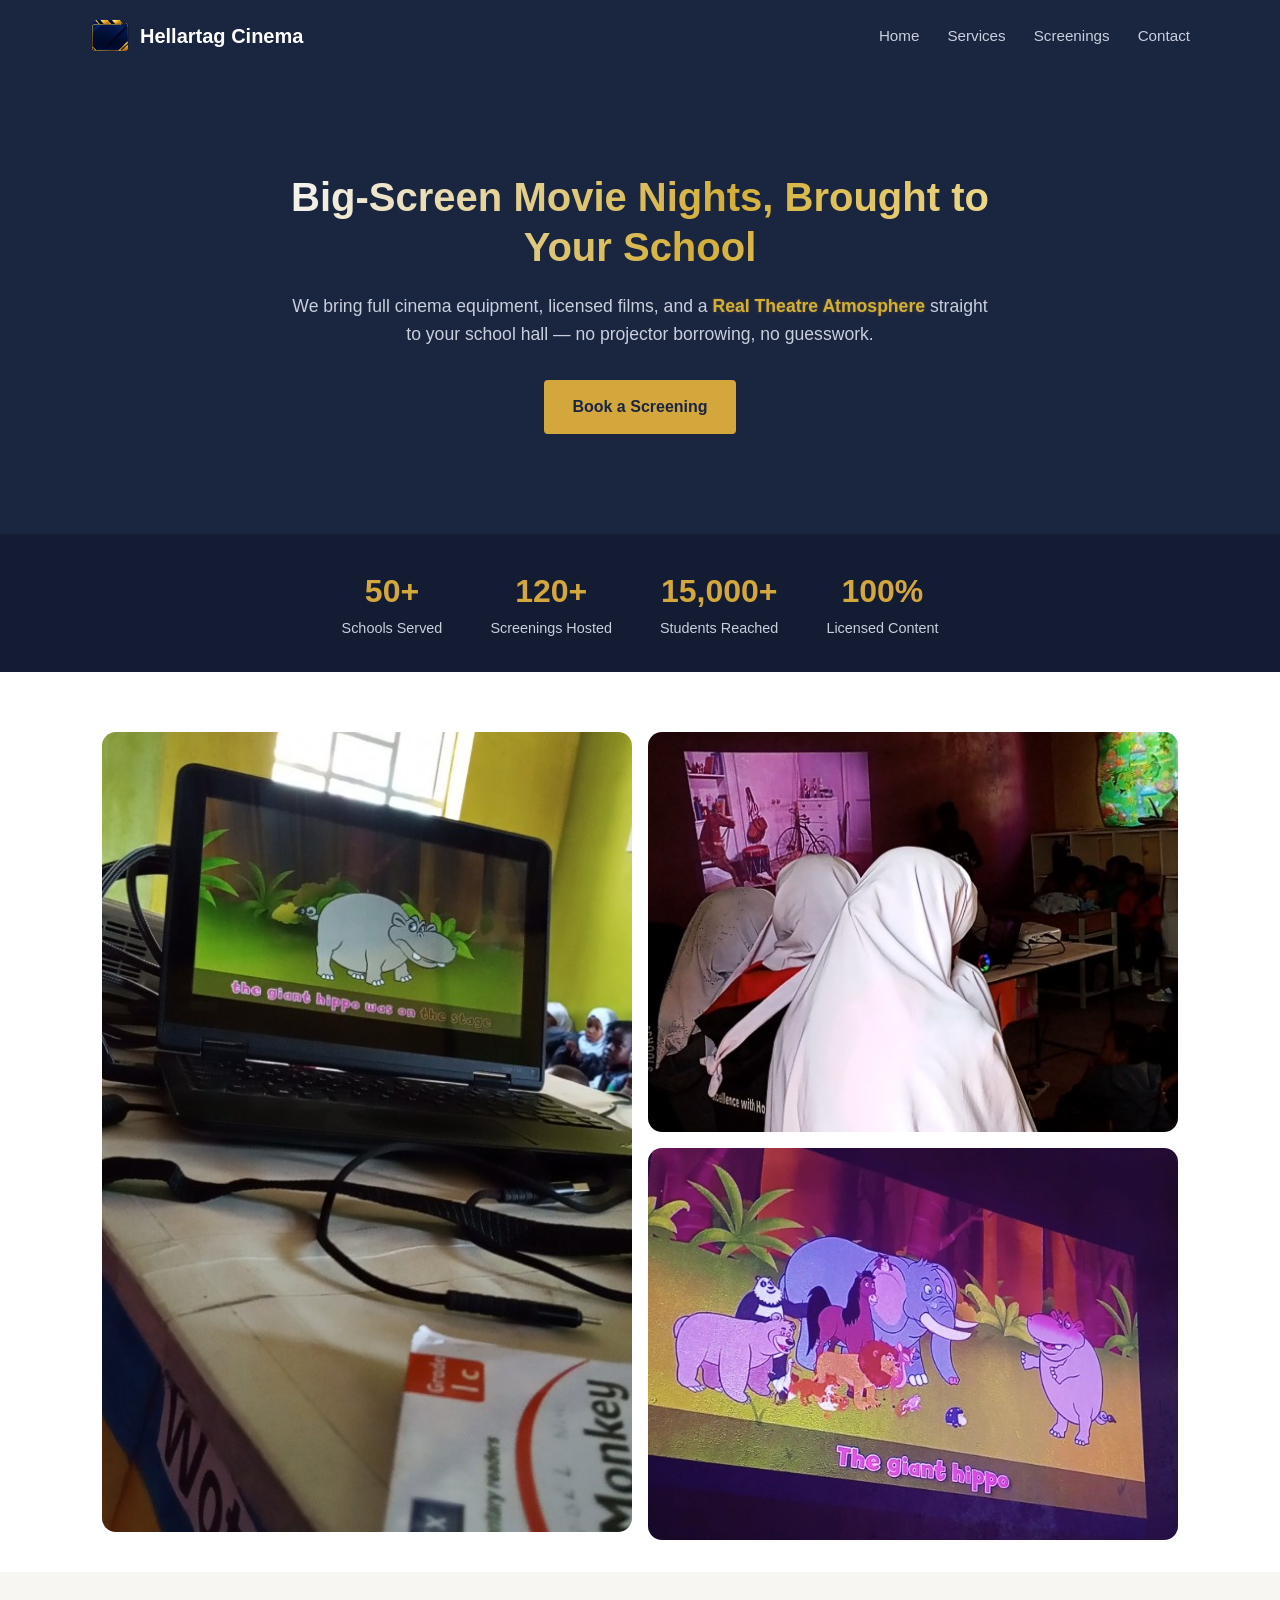
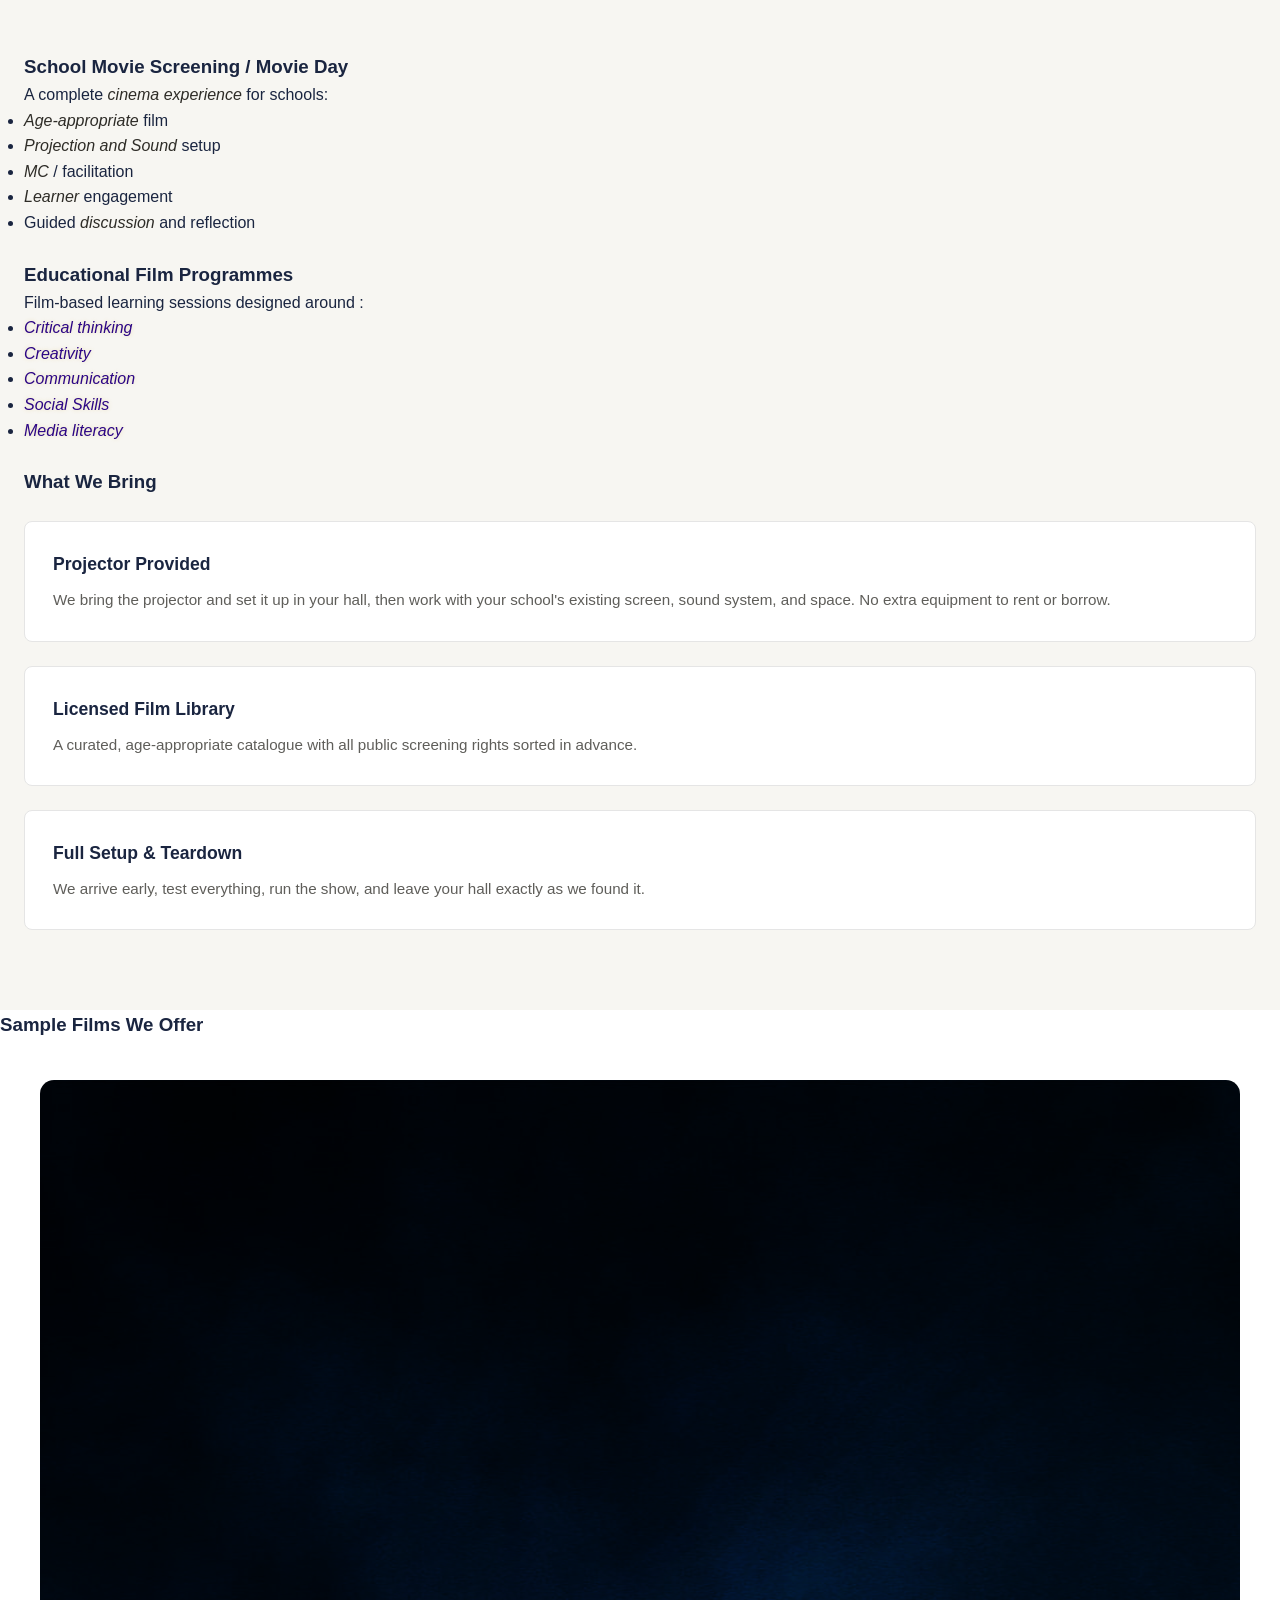
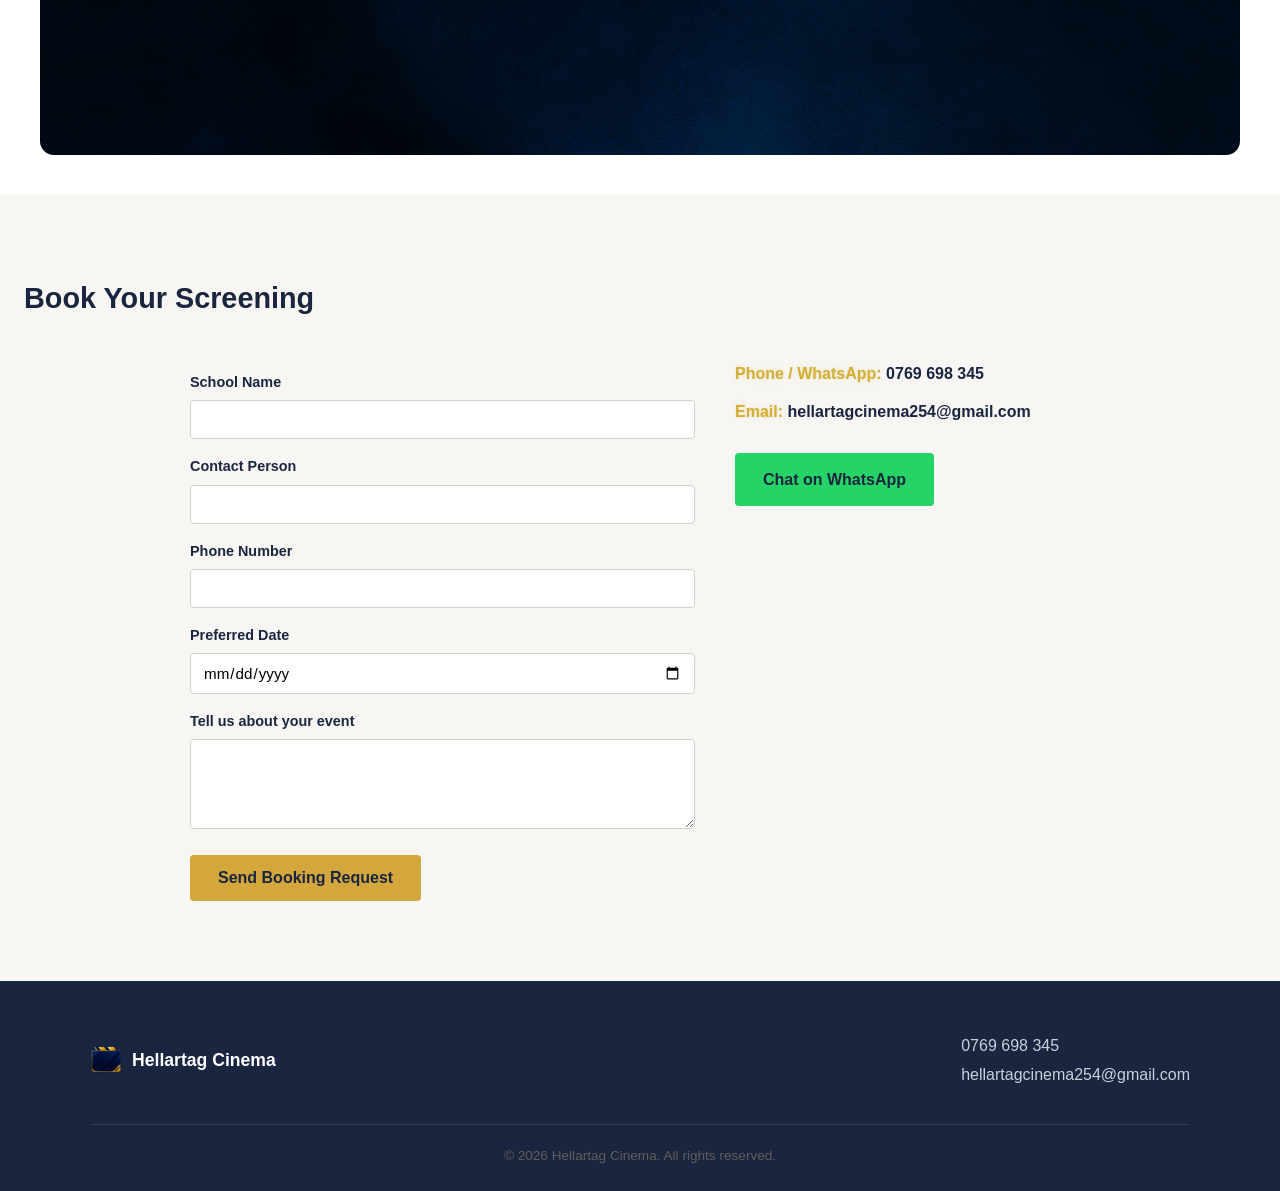
<file: index.html>
<!DOCTYPE html>
<html lang="en">
<head>
<meta charset="UTF-8">
<meta name="viewport" content="width=device-width, initial-scale=1.0">
<title>Hellartag Cinema — Movie Screenings for Schools</title>
<link rel="stylesheet" href="style.css">
<script src="https://identity.netlify.com/v1/netlify-identity-widget.js"></script>
</head>
<body>

<header class="site-header">
  <div class="header-content">
    <div class="brand">
      <img src="images/logo.png" alt="Hellartag Cinema" class="brand-logo">
      <span class="brand-name">Hellartag Cinema</span>
    </div>
    <nav class="main-nav">
      <a href="#hero">Home</a>
      <a href="#services">Services</a>
      <a href="#screenings">Screenings</a>
      <a href="#contact">Contact</a>
    </nav>
    <button class="nav-toggle" aria-label="Toggle menu">
      <span></span><span></span><span></span>
    </button>
  </div>
</header>

<section class="hero" id="hero">
  <div class="hero-content">
    <h1>Big-Screen Movie Nights, <span class="gold">Brought to Your School</span></h1>
    <p class="hero-sub">We bring full cinema equipment, licensed films, and a <strong>Real Theatre Atmosphere</strong> straight to your school hall — no projector borrowing, no guesswork.</p>
    <a href="#contact" class="btn btn-primary">Book a Screening</a>
  </div>
</section>

<section class="stats-bar">
  <div class="stat">
    <span class="stat-number">50+</span>
    <span class="stat-label">Schools Served</span>
  </div>
  <div class="stat">
    <span class="stat-number">120+</span>
    <span class="stat-label">Screenings Hosted</span>
  </div>
  <div class="stat">
    <span class="stat-number">15,000+</span>
    <span class="stat-label">Students Reached</span>
  </div>
  <div class="stat">
    <span class="stat-number">100%</span>
    <span class="stat-label">Licensed Content</span>
  </div>
</section>

<section class="we-serve">
    <div class="we-served">
        <img src="images/we-serve.jpeg" alt="We serve" class="tall">
        <img src="images/Noble%20two.jpeg" alt="Noble two" class="mid">
        <img src="images/Noble%20pic%20one.jpeg" alt="Noble pic one" >
    </div>
</section>

<section class="services" id="services">
  <div class="services-grid">
   <div class="Service-card">
    <h3>School Movie Screening / Movie Day</h3>
     <p>A complete <em>cinema experience</em> for schools:</p>
       <ul>
        <li><em>Age-appropriate</em> film</li>
         <li><em>Projection and Sound</em> setup</li>
          <li><em>MC</em> / facilitation</li>
           <li><em>Learner</em> engagement</li>
            <li>Guided <em>discussion</em> and reflection</li>
       </ul>
   </div>

  <div class="services-card">
    <h3>Educational Film Programmes</h3>
    <p>Film-based learning sessions designed around :</p>
    <ul>
      <li><i>Critical thinking</i></li>
      <li><i>Creativity</i></li>
      <li><i>Communication</i></li>
      <Li><i>Social Skills</i></Li>
      <li><i>Media literacy</i></li>
    </ul>
  </div>
     
  <h3>What We Bring</h3>
   <div class="service-card">
    <h3>Projector Provided</h3>
     <p>We bring the projector and set it up in your hall, then work with your school's existing screen, sound system, and space. No extra equipment to rent or borrow.</p>
    </div>
    <div class="service-card">
      <h4>Licensed Film Library</h3>
      <p>A curated, age-appropriate catalogue with all public screening rights sorted in advance.</p>
    </div>
    <div class="service-card">
      <h3>Full Setup &amp; Teardown</h3>
      <p>We arrive early, test everything, run the show, and leave your hall exactly as we found it.</p>
    </div>
  </div>
</section>

  <section class="sample-movies" >
    <h3>Sample Films We Offer</h3>
   <div class="slideshow">
        <img  src="images/movie1.jpg" class="slide-active" alt="The Boss Baby"> 
        <img  src ="images/movie2.jpg" class="slide" alt="Mr Peabody and Sherman">  
        <img src="images/movie3.jpg"  class="slide" alt="Captain Underpants"> 
        <img src="images/movie4.jpg" class="slide" alt="Turbo">
        <img src="images/movie5.jpg" class="slide" alt="Tinker Bell">
        <img src="images/movie6.jpg"  class="slide" alt="Kungfu Panda">
        <img  src="images/movie7.jpg"  class="slide" alt="Rio">
    
    </div>

  </section>
  
<section class="contact" id="contact">
  <h2>Book Your Screening</h2>
  <div class="contact-wrapper">
    <form class="contact-form" id="booking-form">
      <label for="school-name">School Name</label>
      <input type="text" id="school-name" name="school-name" required>

      <label for="contact-person">Contact Person</label>
      <input type="text" id="contact-person" name="contact-person" required>

      <label for="phone">Phone Number</label>
      <input type="tel" id="phone" name="phone" required>

      <label for="date">Preferred Date</label>
      <input type="date" id="date" name="date">

      <label for="message">Tell us about your event</label>
      <textarea id="message" name="message" rows="4"></textarea>

      <button type="submit" class="btn btn-primary">Send Booking Request</button>
    </form>

    <div class="contact-info">
      <p><strong>Phone / WhatsApp:</strong> <a id="contact-phone" href="tel:0769698345 ">0769698345 </a></p>
      <p><strong>Email:</strong> <a id="contact-email" href="mailto:hellartagcinema254@gmail.com">hellartagcinema254@gmail.com</a></p>
      <a id="contact-whatsapp" href="https://wa.me/254769698345 " class="btn whatsapp-btn" target="_blank">Chat on WhatsApp</a>
    </div>
  </div>
</section>

<footer class="site-footer">
  <div class="footer-content">
    <div class="footer-brand">
      <img src="images/logo.png" alt="Hellartag Cinema" class="footer-logo">
      <p>Hellartag Cinema</p>
    </div>

    <div class="footer-contact">
      <p><a id="footer-phone" href="tel:0769698345 ">0769698345 </a></p>
      <p><a id="footer-email" href="mailto:hellartagcinema254@gmail.com">hellartagcinema254@gmail.com</a></p>
    </div>
  </div>
  <div class="footer-bottom">
    <p>&copy; <span id="footer-year"></span> Hellartag Cinema. All rights reserved.</p>
  </div>
</footer>

<script>
  if (window.netlifyIdentity) {
    window.netlifyIdentity.on("init", user => {
      if (!user) {
        window.netlifyIdentity.on("login", () => {
          document.location.href = "/admin/";
        });
      }
    });
  }
</script>
<script src="script.js"></script>
</body>
</html>
</file>
<file: style.css>
* {
  margin: 0;
  padding: 0;
  box-sizing: border-box;
}

body {
  font-family: 'Segoe UI', Arial, sans-serif;
  color: #1A2540;
  line-height: 1.6;
}

a { text-decoration: none; }

.gold { color: #D4A73C; }

.btn {
  display: inline-block;
  padding: 14px 28px;
  border-radius: 4px;
  font-weight: 600;
  font-size: 1rem;
  cursor: pointer;
  border: none;
  transition: opacity 0.2s ease;
}

.btn:hover { opacity: 0.9; }

.btn-primary {
  background: #D4A73C;
  color: #1A2540;
}

.whatsapp-btn {
  background: #25D366;
  color: #FFFFFF;
  margin-top: 16px;
}

/* Header */
.site-header {
  background: #1A2540;
  padding: 16px 24px;
  position: sticky;
  top: 0;
  z-index: 100;
}

.header-content {
  max-width: 1100px;
  margin: 0 auto;
  display: flex;
  align-items: center;
  justify-content: space-between;
}

.brand {
  display: flex;
  align-items: center;
  gap: 10px;
}

.brand-logo { height: 40px; width: auto; }

.brand-name {
  color: #FFFFFF;
  font-weight: 700;
  font-size: 1.25rem;
}

.main-nav { display: flex; gap: 28px; }

.main-nav a {
  color: #C9CFDB;
  font-size: 0.95rem;
  font-weight: 500;
  transition: color 0.2s ease;
}

.main-nav a:hover { color: #D4A73C; }

.nav-toggle {
  display: none;
  flex-direction: column;
  gap: 5px;
  background: none;
  border: none;
  cursor: pointer;
  padding: 4px;
}

.nav-toggle span {
  width: 24px;
  height: 2px;
  background: #FFFFFF;
}

/* Hero */
.hero {
  background: #1A2540;
  color: #FFFFFF;
  padding: 100px 24px;
  text-align: center;
}

.hero-content { max-width: 700px; margin: 0 auto; }

.hero h1 {
  font-size: 2.5rem;
  margin-bottom: 20px;
  line-height: 1.25;
}

.hero-sub {
  color: #C9CFDB;
  font-size: 1.1rem;
  margin-bottom: 32px;
}

/* Stats bar */
.stats-bar {
  background: #131C33;
  display: flex;
  flex-wrap: wrap;
  justify-content: center;
  gap: 48px;
  padding: 32px 24px;
}

.stat {
  display: flex;
  flex-direction: column;
  align-items: center;
  color: #FFFFFF;
}

.stat-number {
  font-size: 2rem;
  font-weight: 700;
  color: #D4A73C;
}

.stat-label {
  font-size: 0.9rem;
  color: #C9CFDB;
}

.we-serve {
    padding: 60px 8vw;
    height: 900px;
}

.we-served {
    display: grid;
    grid-template-columns: 1fr 1fr;
    grid-template-rows: 1fr 1fr;
    gap: 16px;
    height: 300px;

    .mid {
        height: 400px;
    }
}

.we-served img {
    position: relative;
    width: 100%;
    height: 100%;
    object-fit: cover;
    border-radius: 14px;
    display: block;
}

.we-served .tall {
    grid-row: 1 / 3;
    height: 800px;
}

@media (max-width: 600px) {
    .we-served {
        grid-template-columns: 1fr;
        grid-template-rows: none;
        height: auto;
    }

    .we-served .tall {
        grid-row: auto;
        height: auto;
    }

    .we-served img {
        height: 460px;
    }
}


/* Services */
.services {
  background: #F7F6F2;
  padding: 80px 24px;
  text-align: center;
}

.services h2 { margin-bottom: 40px; font-size: 1.8rem; }

.services-grid {
  max-width: 1500px;
  margin: 0 auto;
  display: flex;
  flex-direction: column;
  gap: 24px;
  text-align: left;
}

.service-card {
  background: #FFFFFF;
  border: 1px solid #E5E5E5;
  border-radius: 8px;
  padding: 28px;
}

.service-card h3 {
  margin-bottom: 10px;
  font-size: 1.1rem;
}

.service-card h4 {
  margin-bottom: 10px;
  font-size: 1.1rem;
}

.service-card h5 {
  margin-bottom: 10px;
  font-size: 1.1rem;
}

.service-card h6 {
  margin-bottom: 10px;
  font-size: 1.1rem;
}

.service-card p {
  color: #5F5E5A;
  font-size: 0.95rem;
}

.service-card ul {
  margin: 0 0 12px 20px;
  color: #5F5E5A;
  font-size: 0.95rem;
}

.service-card li {
  margin-bottom: 4px;
}

.services-subheading {
  text-align: center;
  margin: 48px 0 24px;
  font-size: 1.4rem;
}

.slideshow {
    position: relative;
    width: 100%;
    max-width: 1200px;
    aspect-ratio: 16 / 9;
    margin: 40px auto;
    border-radius: 14px;
    overflow: hidden;
}

.slide {
    position: absolute;
    top: 0;
    left: 0;
    width: 100%;
    height: 100%;
    border-radius: 15px;
    object-fit: contain;
    opacity: 0;
    transition: opacity 1s ease;
    background: transparent;
}

.slide.active {
    opacity: 1;
}

.price-tag {
  display: inline-block;
  background: #D4A73C;
  color: #1A2540;
  font-weight: 700;
  padding: 8px 16px;
  border-radius: 4px;
  margin: 8px 0;
}

.price-note {
  font-size: 0.85rem;
  color: #5F5E5A;
  margin-bottom: 16px;
}


/* Screenings */
.screenings {
  padding: 80px 24px;
  text-align: center;
}

.screenings h2 { margin-bottom: 40px; font-size: 1.8rem; }

.screenings-grid {
  max-width: 1100px;
  margin: 0 auto;
  display: grid;
  grid-template-columns: repeat(3, 1fr);
  gap: 20px;
}

.screening-post {
  position: relative;
  border-radius: 8px;
  overflow: hidden;
  aspect-ratio: 4/5;
}

.screening-post img,
.screening-post video {
  width: 100%;
  height: 100%;
  object-fit: cover;
  display: block;
}

.post-tag {
  position: absolute;
  top: 12px;
  left: 12px;
  background: #D4A73C;
  color: #1A2540;
  font-size: 0.75rem;
  font-weight: 700;
  padding: 4px 10px;
  border-radius: 4px;
}

.post-overlay {
  position: absolute;
  bottom: 0;
  left: 0;
  right: 0;
  padding: 20px 16px;
  background: linear-gradient(to top, rgba(26,37,64,0.9), transparent);
  color: #FFFFFF;
  text-align: left;
}

.post-overlay h3 { font-size: 1rem; margin-bottom: 4px; }
.post-overlay p { font-size: 0.85rem; color: #C9CFDB; }

.screenings-loading {
  color: #5F5E5A;
  grid-column: 1 / -1;
}

/* Contact */
.contact {
  background: #F7F6F2;
  padding: 80px 24px;
}

.contact h2 {
  text-align: center;
  margin-bottom: 40px;
  font-size: 1.8rem;
}

.contact-wrapper {
  max-width: 900px;
  margin: 0 auto;
  display: flex;
  flex-wrap: wrap;
  gap: 40px;
}

.contact-form {
  flex: 1 1 400px;
  display: flex;
  flex-direction: column;
  gap: 6px;
}

.contact-form label {
  font-size: 0.9rem;
  font-weight: 600;
  margin-top: 10px;
}

.contact-form input,
.contact-form textarea {
  padding: 10px 12px;
  border: 1px solid #D3D1C7;
  border-radius: 4px;
  font-family: inherit;
  font-size: 0.95rem;
}

.contact-form button { margin-top: 20px; align-self: flex-start; }

.contact-info {
  flex: 1 1 250px;
}

.contact-info p { margin-bottom: 12px; }

.contact-info a { color: #1A2540; font-weight: 600; }

/* Footer */
.site-footer {
  background: #1A2540;
  color: #C9CFDB;
  padding: 48px 24px 24px;
}

.footer-content {
  max-width: 1100px;
  margin: 0 auto;
  display: flex;
  flex-wrap: wrap;
  justify-content: space-between;
  gap: 32px;
  padding-bottom: 32px;
  border-bottom: 1px solid rgba(255,255,255,0.1);
}

.footer-brand { display: flex; align-items: center; gap: 10px; }
.footer-logo { height: 32px; width: auto; }
.footer-brand p { color: #FFFFFF; font-weight: 600; font-size: 1.1rem; }

.footer-links { display: flex; gap: 20px; flex-wrap: wrap; }
.footer-links a { color: #C9CFDB; font-size: 0.95rem; transition: color 0.2s ease; }
.footer-links a:hover { color: #D4A73C; }

.footer-contact p { margin: 4px 0; }
.footer-contact a { color: #C9CFDB; }
.footer-contact a:hover { color: #D4A73C; }

.footer-bottom {
  max-width: 1100px;
  margin: 0 auto;
  padding-top: 20px;
  text-align: center;
  font-size: 0.85rem;
  color: #5F5E5A;
}

/* ==============================================
   BLACKICE TECH — LUXURY MOTION SET
   NAVY BLUE | GOLD | CERAMIC WHITE | BLACK
   ============================================== */


/* H1 — GOLD SHIMMER */
h1 {
    background: linear-gradient(
        110deg,
        #f5f5f5 20%,
        #d4af37 40%,
        #fff5cc 50%,
        #d4af37 60%,
        #f5f5f5 80%
    );

    background-size: 200% auto;
    background-clip: text;
    -webkit-background-clip: text;
    color: transparent;
    -webkit-text-fill-color: transparent;

    animation: goldSweep 5s linear infinite;
}

@keyframes goldSweep {
    to {
        background-position: 200% center;
    }
}


/* H2 — CINEMATIC ENTRANCE */
h2 {
    animation: cinematicEntry 1.5s cubic-bezier(.16, 1, .3, 1) both;
}

@keyframes cinematicEntry {
    from {
        opacity: 0;
        transform: translateX(-40px);
        filter: blur(8px);
    }

    to {
        opacity: 1;
        transform: translateX(0);
        filter: blur(0);
    }
}


/* H3 — ORBIT PULSE */
h3 {
    animation: orbitPulse 4s ease-in-out infinite;
}

@keyframes orbitPulse {
    0%, 100% {
        transform: scale(1);
    }

    50% {
        transform: scale(1.035);
    }
}


/* LI — GOLD HOVER TRAIL */
li {
    position: relative;
    transition: color 0.4s ease, transform 0.4s ease;
}

li::after {
    content: "";
    position: absolute;
    left: 0;
    bottom: -4px;

    width: 0;
    height: 2px;

    background: linear-gradient(
        90deg,
        #b8860b,
        #fff2b0,
        #d4af37
    );

    transition: width 0.5s ease;
}

li:hover {
    color: #d4af37;
    transform: translateX(6px);
}

li:hover::after {
    width: 100%;
}


/* P — FOCUS REVEAL */
p {
    animation: focusReveal 1.8s ease both;
}

@keyframes focusReveal {
    from {
        opacity: 0;
        filter: blur(5px);
    }

    to {
        opacity: 1;
        filter: blur(0);
    }
}


/* ==========================================
   BLACKICE TECH — HEADING MOTION COLLECTION
   H1: FLOATING GOLD
   H2: LETTER EXPANSION
   H3: DANCING
   H4: SHAKE
   ========================================== */


/* H1 — FLOATING GOLD */

h1 {
    display: inline-block;

    background: linear-gradient(
        120deg,
        #f5f5f5,
        #d4af37,
        #fff4c2,
        #b8860b,
        #f5f5f5
    );

    background-size: 250% auto;
    background-clip: text;
    -webkit-background-clip: text;
    -webkit-text-fill-color: transparent;

    animation:
        h1Float 4s ease-in-out infinite,
        h1GoldShine 6s linear infinite;
}

@keyframes h1Float {
    0%, 100% {
        transform: translateY(0);
    }

    50% {
        transform: translateY(-12px);
    }
}

@keyframes h1GoldShine {
    to {
        background-position: 250% center;
    }
}


/* H2 — LETTER EXPANSION / CONTRACT */

h2 {
    display: inline-block;
    animation: h2LetterMotion 5s ease-in-out infinite;
}

@keyframes h2LetterMotion {
    0%, 100% {
        letter-spacing: 0px;
        transform: scale(1);
        opacity: 0.9;
    }

    50% {
        letter-spacing: 5px;
        transform: scale(1.04);
        opacity: 1;
    }
}


/* H3 — DANCING */

h3 {
    display: inline-block;
    transform-origin: center;

    animation: h3Dance 3s ease-in-out infinite;
}

@keyframes h3Dance {
    0%, 100% {
        transform: rotate(0deg) translateY(0);
    }

    20% {
        transform: rotate(-3deg) translateY(-5px);
    }

    40% {
        transform: rotate(3deg) translateY(0);
    }

    60% {
        transform: rotate(-2deg) translateY(-4px);
    }

    80% {
        transform: rotate(2deg) translateY(0);
    }
}


/* H4 — SHAKE */

h4 {
    display: inline-block;

    animation: h4Shake 5s ease-in-out infinite;
}

@keyframes h4Shake {
    0%, 90%, 100% {
        transform: translateX(0);
    }

    91% {
        transform: translateX(-4px);
    }

    92% {
        transform: translateX(4px);
    }

    93% {
        transform: translateX(-5px);
    }

    94% {
        transform: translateX(5px);
    }

    95% {
        transform: translateX(-3px);
    }

    96% {
        transform: translateX(3px);
    }

    97% {
        transform: translateX(0);
    }
}


/* REDUCED MOTION ACCESSIBILITY */

@media (prefers-reduced-motion: reduce) {
    h1, h2, h3, h4 {
        animation: none !important;
    }
}

/* =========================================
   BLACKICE TECH — LUXURY TEXT ANIMATIONS
   STRONG | EM | I
   NAVY BLUE | GOLD | CERAMIC WHITE | BLACK
   ========================================= */


/* STRONG — METALLIC GOLD PULSE */

strong {
    color: #d4af37;

    text-shadow:
        0 0 2px rgba(212, 175, 55, 0.3),
        0 0 8px rgba(212, 175, 55, 0.15);

    animation: strongGoldPulse 3s ease-in-out infinite;
}

@keyframes strongGoldPulse {
    0%, 100% {
        text-shadow:
            0 0 2px rgba(212, 175, 55, 0.2),
            0 0 5px rgba(212, 175, 55, 0.1);
    }

    50% {
        text-shadow:
            0 0 5px rgba(212, 175, 55, 0.7),
            0 0 15px rgba(212, 175, 55, 0.4);
    }
}


/* EM — ELEGANT GOLD UNDERLINE */

em {
    position: relative;
    color: #2e2c27;
    text-decoration: none;
}

em::after {
    content: "";

    position: absolute;
    left: 0;
    bottom: -3px;

    width: 100%;
    height: 1px;

    background: linear-gradient(
        90deg,
        transparent,
        #d4af37,
        #64540a,
        #4d3c07,
        transparent
    );

    transform: scaleX(0);
    transform-origin: center;

    animation: emUnderline 3s ease-in-out infinite;
}

@keyframes emUnderline {
    0%, 100% {
        transform: scaleX(0.2);
        opacity: 0.4;
    }

    50% {
        transform: scaleX(1);
        opacity: 1;
    }
}


/* I — ROTATING GOLD SHIMMER */

i {
    display: inline-block;

    color: #2c0685;

    text-shadow:
        0 0 4px rgba(212, 175, 55, 0.3);

    animation: italicShimmer 4s ease-in-out infinite;
}

@keyframes italicShimmer {
    0%, 100% {
        transform: rotate(0deg) translateY(0);
        opacity: 0.85;
    }

    25% {
        transform: rotate(2deg) translateY(-2px);
    }

    50% {
        transform: rotate(0deg) translateY(0);
        opacity: 1;
    }

    75% {
        transform: rotate(-2deg) translateY(2px);
    }
}


/* ACCESSIBILITY */

@media (prefers-reduced-motion: reduce) {
    strong, em, i {
        animation: none !important;
    }

    em::after {
        animation: none !important;
        transform: scaleX(1);
    }
}
</file>
